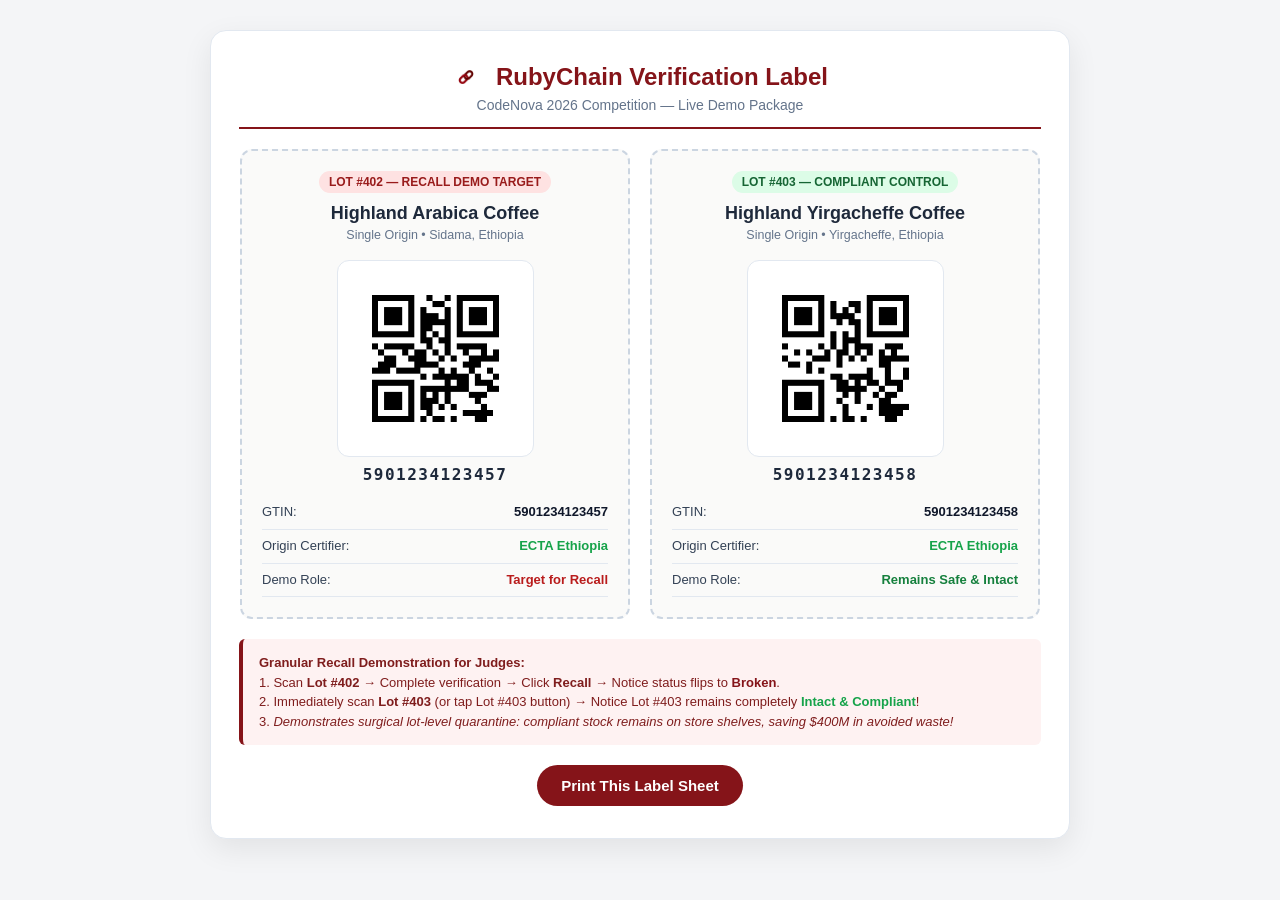
<file: assets/demo_barcodes/print_sheet.html>
<!DOCTYPE html>
<html lang="en">
<head>
  <meta charset="UTF-8">
  <meta name="viewport" content="width=device-width, initial-scale=1.0">
  <title>RubyChain - Demo Package Print Sheet</title>
  <style>
    body {
      font-family: -apple-system, BlinkMacSystemFont, 'Segoe UI', Roboto, Helvetica, Arial, sans-serif;
      background: #f4f5f7;
      margin: 0;
      padding: 30px 20px;
      display: flex;
      flex-direction: column;
      align-items: center;
    }
    .sheet-container {
      background: white;
      max-width: 860px;
      width: 100%;
      border-radius: 16px;
      box-shadow: 0 10px 30px rgba(0,0,0,0.08);
      padding: 32px 28px;
      box-sizing: border-box;
      border: 1px solid #e2e8f0;
    }
    .header {
      text-align: center;
      margin-bottom: 20px;
      border-bottom: 2px solid #851419;
      padding-bottom: 14px;
    }
    .header h1 {
      color: #851419;
      margin: 0 0 6px 0;
      font-size: 24px;
      display: flex;
      align-items: center;
      justify-content: center;
      gap: 10px;
    }
    .tags-grid {
      display: flex;
      gap: 20px;
      flex-wrap: wrap;
      justify-content: center;
      margin: 16px 0;
    }
    .package-tag {
      flex: 1 1 360px;
      max-width: 390px;
      border: 2px dashed #cbd5e1;
      border-radius: 12px;
      padding: 20px;
      background: #fafaf9;
      display: flex;
      flex-direction: column;
      align-items: center;
      box-sizing: border-box;
    }
    .qr-box {
      background: white;
      padding: 16px;
      border-radius: 12px;
      border: 1px solid #e2e8f0;
      display: inline-block;
      margin: 12px 0;
    }
    .qr-box img {
      width: 220px;
      height: 220px;
      display: block;
    }
    .meta {
      width: 100%;
      margin-top: 12px;
      font-size: 14px;
      color: #334155;
      line-height: 1.6;
    }
    .meta-row {
      display: flex;
      justify-content: space-between;
      padding: 6px 0;
      border-bottom: 1px solid #e2e8f0;
    }
    .meta-row strong {
      color: #0f172a;
    }
    .badge {
      display: inline-block;
      padding: 4px 10px;
      border-radius: 9999px;
      font-size: 12px;
      font-weight: bold;
      background: #e0f2fe;
      color: #0369a1;
    }
    .instructions {
      background: #fef2f2;
      border-left: 4px solid #851419;
      padding: 14px 16px;
      border-radius: 6px;
      font-size: 13px;
      color: #7f1d1d;
      margin-top: 20px;
      line-height: 1.5;
    }
    .print-btn {
      background: #851419;
      color: white;
      border: none;
      padding: 12px 24px;
      border-radius: 24px;
      font-size: 15px;
      font-weight: 600;
      cursor: pointer;
      margin-top: 20px;
    }
    @media print {
      body { background: white; padding: 0; }
      .sheet-container { box-shadow: none; border: none; padding: 0; }
      .print-btn { display: none; }
    }
  </style>
</head>
<body>
  <div class="sheet-container">
    <div class="header">
      <h1>
        <img src="/assets/branding/icons/Simplified_transparent.png" alt="RubyChain Logo" style="width: 28px; height: 28px; object-fit: contain; vertical-align: middle; margin-right: 6px;">
        RubyChain Verification Label
      </h1>
      <p style="margin: 0; color: #64748b; font-size: 14px;">CodeNova 2026 Competition — Live Demo Package</p>
    </div>

    <div class="tags-grid">
      <!-- Package 1: Lot #402 (Contamination / Recall Target) -->
      <div class="package-tag">
        <span class="badge" style="background: #fee2e2; color: #991b1b;">LOT #402 — RECALL DEMO TARGET</span>
        <h2 style="margin: 10px 0 4px 0; color: #1e293b; font-size: 18px;">Highland Arabica Coffee</h2>
        <p style="margin: 0 0 10px 0; color: #64748b; font-size: 12.5px;">Single Origin • Sidama, Ethiopia</p>

        <div class="qr-box" style="padding: 10px; margin: 8px 0;">
          <img src="coffee_batch_402_qr.png" alt="Scan Lot 402" style="width: 175px; height: 175px;">
        </div>

        <div style="font-family: monospace; font-size: 16px; font-weight: bold; letter-spacing: 1.5px; color: #1e293b;">
          5901234123457
        </div>

        <div class="meta" style="font-size: 13px;">
          <div class="meta-row"><span>GTIN:</span><strong>5901234123457</strong></div>
          <div class="meta-row"><span>Origin Certifier:</span><strong style="color:#16a34a;">ECTA Ethiopia</strong></div>
          <div class="meta-row"><span>Demo Role:</span><strong style="color:#b91c1c;">Target for Recall</strong></div>
        </div>
      </div>

      <!-- Package 2: Lot #403 (Compliant Control Lot — Proving Granular Quarantine) -->
      <div class="package-tag">
        <span class="badge" style="background: #dcfce7; color: #166534;">LOT #403 — COMPLIANT CONTROL</span>
        <h2 style="margin: 10px 0 4px 0; color: #1e293b; font-size: 18px;">Highland Yirgacheffe Coffee</h2>
        <p style="margin: 0 0 10px 0; color: #64748b; font-size: 12.5px;">Single Origin • Yirgacheffe, Ethiopia</p>

        <div class="qr-box" style="padding: 10px; margin: 8px 0;">
          <img src="coffee_batch_403_qr.png" alt="Scan Lot 403" style="width: 175px; height: 175px;">
        </div>

        <div style="font-family: monospace; font-size: 16px; font-weight: bold; letter-spacing: 1.5px; color: #1e293b;">
          5901234123458
        </div>

        <div class="meta" style="font-size: 13px;">
          <div class="meta-row"><span>GTIN:</span><strong>5901234123458</strong></div>
          <div class="meta-row"><span>Origin Certifier:</span><strong style="color:#16a34a;">ECTA Ethiopia</strong></div>
          <div class="meta-row"><span>Demo Role:</span><strong style="color:#15803d;">Remains Safe & Intact</strong></div>
        </div>
      </div>
    </div>

    <div class="instructions">
      <strong>Granular Recall Demonstration for Judges:</strong><br>
      1. Scan <strong>Lot #402</strong> &rarr; Complete verification &rarr; Click <strong>Recall</strong> &rarr; Notice status flips to <strong style="color:#851419;">Broken</strong>.<br>
      2. Immediately scan <strong>Lot #403</strong> (or tap Lot #403 button) &rarr; Notice Lot #403 remains completely <strong style="color:#16a34a;">Intact & Compliant</strong>!<br>
      3. <em>Demonstrates surgical lot-level quarantine: compliant stock remains on store shelves, saving $400M in avoided waste!</em>
    </div>

    <center>
      <button class="print-btn" onclick="window.print()">Print This Label Sheet</button>
    </center>
  </div>
</body>
</html>
</file>
